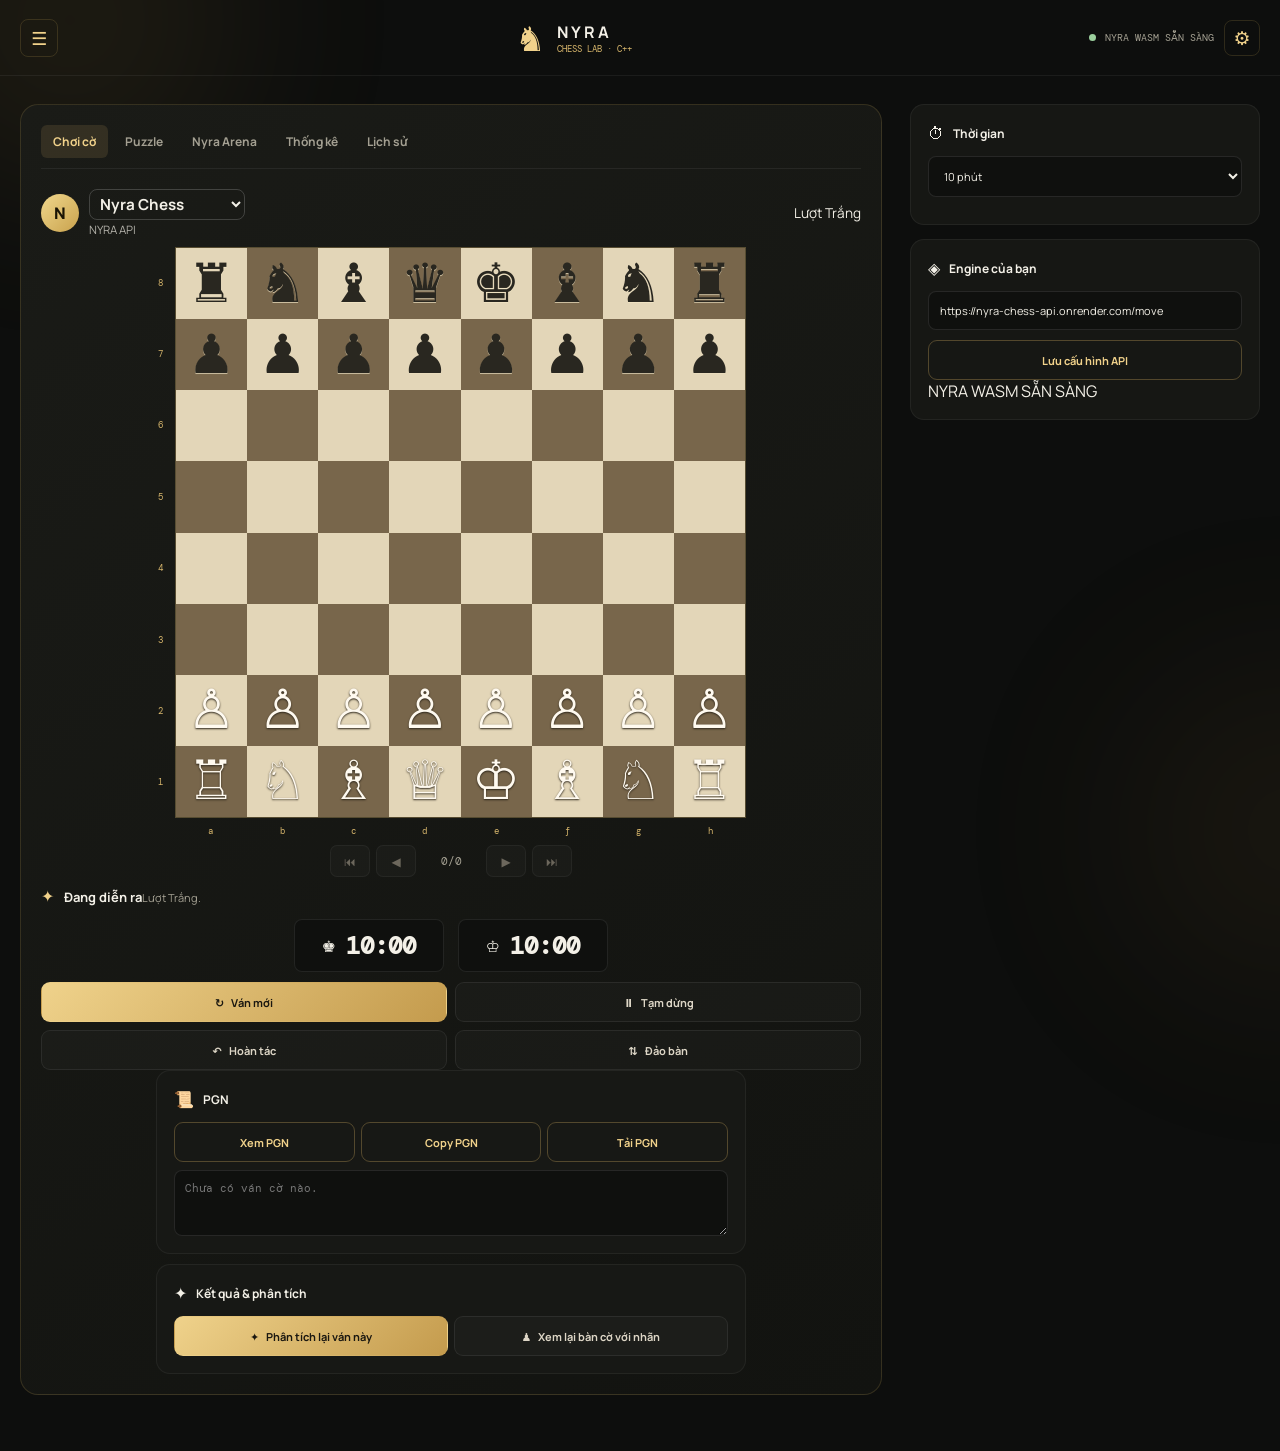
<file: index.html>
<!doctype html>
<html lang="vi">
<head>
  <meta charset="utf-8">
  <meta name="viewport" content="width=device-width, initial-scale=1, viewport-fit=cover">
  <meta name="theme-color" content="#10100f">
  <link rel="manifest" href="manifest.json">
  <link rel="icon" type="image/png" href="icon-192.png">
  <link rel="apple-touch-icon" href="apple-touch-icon.png">
  <meta name="mobile-web-app-capable" content="yes">
  <title>Nyra Chess 1.0</title>
  <link rel="stylesheet" href="style.css?v=217">
</head>
<body>
  <div class="ambient ambient-one"></div>
  <div class="ambient ambient-two"></div>
  <header class="topbar">
    <button class="hamburger" id="hamburgerBtn" aria-label="Menu">☰</button>
    <a class="brand" href="#" aria-label="Nyra Chess trang chủ">
      <span class="brand-mark">♞</span>
      <span><strong>NYRA</strong><small>CHESS LAB · C++</small></span>
    </a>
    <div class="top-right">
      <div class="top-status"><span class="status-dot"></span><span id="connectionLabel">BÀN CỜ SẴN SÀNG</span></div>
      <button class="gear-btn" id="settingsBtn" type="button" aria-label="Cài đặt" title="Cài đặt">⚙</button>
    </div>
  </header>

  <nav class="navdrawer" id="navDrawer">
    <a class="navdrawer-item" data-drawer="play" href="#" id="drawerPlay"><span>♟</span> Chơi cờ</a>
    <a class="navdrawer-item" data-drawer="puzzle" href="#" id="drawerPuzzle"><span>🧩</span> Puzzle</a>
    <a class="navdrawer-item" data-drawer="arena" href="#" id="drawerArena"><span>⚔️</span> Đấu trường AI</a>
    <a class="navdrawer-item" data-drawer="stats" href="#" id="drawerStats"><span>📊</span> Thống kê</a>
    <a class="navdrawer-item" data-drawer="history" href="#" id="drawerHistory"><span>⌁</span> Lịch sử &amp; Phân tích</a>
    <a class="navdrawer-item" data-action="import" href="#" id="drawerImport"><span>📥</span> Nhập PGN</a>
  </nav>

  <div class="drawer-overlay" id="drawerOverlay"></div>
  <div class="move-board-panel" id="moveBoardPanel"></div>

  <main class="layout">
    <section class="game-shell" aria-label="Bàn cờ Nyra">
      <!-- TABS -->
      <div class="tabs">
        <button class="tab-btn active" data-tab="play">Chơi cờ</button>
        <button class="tab-btn" data-tab="puzzle">Puzzle</button>
        <button class="tab-btn" data-tab="arena">Nyra Arena</button>
        <button class="tab-btn" data-tab="stats">Thống kê</button>
        <button class="tab-btn" data-tab="history">Lịch sử</button>
      </div>

      <!-- TAB: PLAY -->
      <div id="tab-play" class="tab-content active">
        <div class="game-head">
          <div class="opponent">
            <div class="avatar">N</div>
            <div><select id="opponentSelect" class="opp-select" aria-label="Chọn đối thủ">
              <option value="nyra">Nyra Chess</option>
              <option value="sf1000">Stockfish ~1000</option>
              <option value="sf1500">Stockfish 1500</option>
              <option value="sf2000">Stockfish 2000</option>
              <option value="sf2500">Stockfish 2500</option>
              <option value="sf2750">Stockfish 2750</option>
              <option value="sf3000">Stockfish 3000</option>
            </select><small id="engineMode">NYRA API</small></div>
          </div>
          <div class="turn-chip"><span class="turn-indicator"></span><span id="turnLabel">Lượt Trắng</span></div>
        </div>

        <div class="board-wrap">
          <div class="rank-labels" aria-hidden="true"><span>8</span><span>7</span><span>6</span><span>5</span><span>4</span><span>3</span><span>2</span><span>1</span></div>
          <div id="board" class="board" role="grid" aria-label="Bàn cờ vua"></div>
          <div class="file-labels" aria-hidden="true"><span>a</span><span>b</span><span>c</span><span>d</span><span>e</span><span>f</span><span>g</span><span>h</span></div>
        </div>

        <div class="board-nav">
          <button id="navStart" class="nav-btn" type="button" title="Về đầu ván" aria-label="Về đầu ván">⏮</button>
          <button id="navPrev" class="nav-btn" type="button" title="Nước trước (←)" aria-label="Nước trước">◀</button>
          <span id="navCounter" class="nav-counter">0/0</span>
          <button id="navNext" class="nav-btn" type="button" title="Nước sau (→)" aria-label="Nước sau">▶</button>
          <button id="navEnd" class="nav-btn" type="button" title="Về nước hiện tại" aria-label="Về nước hiện tại">⏭</button>
        </div>

        <div class="game-status" aria-live="polite">
          <span class="status-icon" id="statusIcon">✦</span>
          <div><strong id="statusTitle">Trận đấu sẵn sàng</strong><small id="statusText">Chọn một quân Trắng để bắt đầu.</small></div>
        </div>

        <div class="clock-panel">
          <div class="clock-container" id="clock-black"><span class="clock-icon">♚</span><span class="clock-time" id="timeBlack">10:00</span></div>
          <div class="clock-container" id="clock-white"><span class="clock-icon">♔</span><span class="clock-time" id="timeWhite">10:00</span></div>
        </div>

        <div class="controls">
          <button id="newGameBtn" class="btn btn-primary"><span>↻</span> Ván mới</button>
          <button id="pauseBtn" class="btn btn-secondary"><span>⏸</span> Tạm dừng</button>
          <button id="undoBtn" class="btn btn-secondary"><span>↶</span> Hoàn tác</button>
          <button id="flipBtn" class="btn btn-secondary"><span>⇅</span> Đảo bàn</button>
        </div>

        <div class="play-side">
          <div class="panel-card game-info card pgn-box" id="pgnBox">
            <div class="panel-title"><span class="gold-symbol">📜</span><h2>PGN</h2></div>
            <div class="pgn-actions">
              <button id="scrollPgnBtn" class="btn btn-outline">Xem PGN</button>
              <button id="copyPgnBtn" class="btn btn-outline">Copy PGN</button>
              <button id="downloadPgnBtn" class="btn btn-outline">Tải PGN</button>
            </div>
            <textarea class="pgn-text" id="pgnText" readonly placeholder="Chưa có ván cờ nào."></textarea>
          </div>
          <div class="panel-card card review-box" id="reviewBox">
            <div class="panel-title"><span class="gold-symbol">✦</span><h2>Kết quả &amp; phân tích</h2></div>
            <div id="reviewResult" class="review-result"></div>
            <div class="review-actions" id="reviewActions">
              <button id="reviewBtn" class="btn btn-primary full-width"><span>✦</span> Phân tích lại ván này</button>
              <button id="boardReviewBtn" class="btn btn-secondary full-width"><span>♟</span> Xem lại bàn cờ với nhãn</button>
            </div>
          </div>
        </div>
      </div>

      <!-- TAB: ARENA -->
      <!-- TAB: PUZZLE -->
      <div id="tab-puzzle" class="tab-content"></div>

      <div id="tab-arena" class="tab-content">
        <div class="ar-top">
          <div class="panel-title"><span class="gold-symbol">⚔️</span><h2>Nyra Arena</h2></div>
          <div class="ar-top-btns">
            <button id="arToggleSetup" class="ar-chip" type="button">▴ Thu gọn</button>
            <button id="arVideoBtn" class="ar-chip" type="button">🎬 Quay video</button>
          </div>
        </div>

        <div id="arSetup" class="ar-setup">
          <div class="ar-sides">
            <div class="ar-side" id="arSideA"></div>
            <div class="ar-side" id="arSideB"></div>
          </div>
          <div class="ar-row">
            <div><label for="arGames">Số ván</label><input id="arGames" type="number" inputmode="numeric" min="1" max="200" value="10"></div>
            <div><label for="arSpeed">Tốc độ xem</label>
              <select id="arSpeed">
                <option value="0">Nhanh nhất</option>
                <option value="500">Vừa</option>
                <option value="1000">Chậm</option>
                <option value="1800">Rất chậm</option>
              </select>
            </div>
            <label class="ar-check"><input id="arAlternate" type="checkbox" checked> Đổi màu mỗi ván</label>
            <label class="ar-check"><input id="arOpenings" type="checkbox" checked> Khai cuộc ngẫu nhiên</label>
          </div>
          <p class="small-note">Elo Stockfish là thang <b>UCI_Elo</b> của chính engine (CCRL 40/4, chuẩn hoá ở 60s+0.6s), nằm trong 1320–3190 — <b>không</b> bằng Elo Chess.com/FIDE. Elo cao cần đủ thời gian nghĩ mới đạt đúng sức. Ô “Nghĩ/nước” để trống = tự động.</p>
        </div>

        <div class="ar-actions">
          <button id="arStart" class="btn btn-primary" type="button">▶ Bắt đầu đấu</button>
          <button id="arStop" class="btn btn-secondary" type="button" disabled>■ Dừng</button>
          <button id="arPgnBtn" class="btn btn-outline" type="button" disabled>⤓ PGN</button>
        </div>

        <div id="arStage" class="ar-stage">
          <div class="ar-player" id="arBarBlack">
            <span class="ar-ptag">B</span>
            <div class="ar-pmain"><strong class="ar-pname"></strong><small class="ar-pbadge"></small></div>
            <span class="ar-pinfo"></span><span class="ar-dot"></span><span class="ar-col">♚</span>
          </div>
          <div class="ar-main">
            <div class="ar-eval" aria-hidden="true"><div id="arEvalFill"></div></div>
            <div id="arBoard" class="ar-board" role="img" aria-label="Bàn cờ Arena"></div>
          </div>
          <div class="ar-player" id="arBarWhite">
            <span class="ar-ptag">A</span>
            <div class="ar-pmain"><strong class="ar-pname"></strong><small class="ar-pbadge"></small></div>
            <span class="ar-pinfo"></span><span class="ar-dot"></span><span class="ar-col">♔</span>
          </div>

          <div class="ar-score">
            <div class="ar-sc-side"><small id="arNameA">A</small><b id="arPtsA">0</b></div>
            <div class="ar-sc-mid"><span id="arGameNo">Sẵn sàng</span><small id="arWdl"></small></div>
            <div class="ar-sc-side right"><small id="arNameB">B</small><b id="arPtsB">0</b></div>
          </div>
          <div class="ar-bar"><div id="arProgress"></div></div>
          <div class="ar-status" id="arStatus" aria-live="polite">Chọn hai bên rồi bấm “Bắt đầu đấu”.</div>
          <div class="ar-estimate" id="arEstimate"></div>
          <div class="ar-moves" id="arMoves"></div>
          <div class="ar-chips" id="arChips"></div>
        </div>

        <div class="ar-float">
          <button id="arFloatStop" type="button" disabled>■ Dừng</button>
          <button id="arFloatExit" type="button">✕ Thoát</button>
        </div>
      </div>

      <!-- TAB: STATS -->
      <div id="tab-stats" class="tab-content">
        <div class="panel-title"><span class="gold-symbol">📊</span><h2>Thống kê của bạn</h2></div>
        <div class="stats-dashboard">
          <div class="stat-box"><span class="stat-label">Tổng số ván</span><span class="stat-value" id="statTotal">0</span></div>
          <div class="stat-box good"><span class="stat-label">Thắng</span><span class="stat-value" id="statWins">0</span></div>
          <div class="stat-box bad"><span class="stat-label">Thua</span><span class="stat-value" id="statLosses">0</span></div>
          <div class="stat-box"><span class="stat-label">Hòa</span><span class="stat-value" id="statDraws">0</span></div>
        </div>
      </div>

      <!-- TAB: HISTORY -->
      <div id="tab-history" class="tab-content">
        <div class="panel-title"><span class="gold-symbol">⌁</span><h2>Lịch sử nước đi</h2></div>
        <div id="moveHistory" class="move-history"></div>
        <button id="reviewBtnHistory" class="btn btn-primary full-width"><span>✦</span> Phân tích ván bằng Nyra</button>
        <button id="boardReviewBtnHistory" class="btn btn-secondary full-width"><span>♟</span> Xem lại bàn cờ với nhãn</button>
        <button id="downloadPgnBtnHistory" class="btn btn-secondary full-width"><span>⤓</span> Tải PGN</button>
        <div id="reviewResultHistory" class="review-result"></div>
      </div>
    </section>

    <aside class="side-panel">
      <section class="panel-card">
        <div class="panel-title"><span class="gold-symbol">⏱</span><h2>Thời gian</h2></div>
        <select id="timeControlSelect" class="time-select">
          <option value="unlimited">Không giới hạn</option>
          <option value="180">3 phút</option>
          <option value="180+2">3 phút + 2s</option>
          <option value="300">5 phút</option>
          <option value="600" selected>10 phút</option>
        </select>
      </section>

      <section class="panel-card">
        <div class="panel-title"><span class="gold-symbol">◈</span><h2>Engine của bạn</h2></div>
        <input id="endpointInput" type="url" placeholder="https://nyra-chess-api.onrender.com/move">
        <button id="saveEndpointBtn" class="btn btn-outline full-width">Lưu cấu hình API</button>
        <div id="apiState" class="api-state"><span class="state-dot"></span><span>Chưa kết nối</span></div>
      </section>
    </aside>
  </main>
  <div class="modal" id="pgnImportPanel" aria-hidden="true">
    <div class="modal-card" role="dialog" aria-modal="true" aria-labelledby="pgnImportTitle">
      <button class="modal-close" id="pgnImportClose" type="button" aria-label="Đóng">✕</button>
      <h3 id="pgnImportTitle">Nhập PGN</h3>
      <p class="small-note">Dán PGN hoặc chọn file .pgn. Ván sẽ được đưa lên bàn cờ để tua lại, phân tích và chơi tiếp.</p>
      <textarea id="pgnImportText" class="pgn-text pgn-import-text" placeholder="1. e4 e5 2. Nf3 Nc6 3. Bb5 ..."></textarea>
      <input id="pgnImportFile" class="file-input" type="file" accept=".pgn,text/plain">
      <div class="modal-actions">
        <button id="pgnImportLoad" class="btn btn-primary" type="button">Tải vào bàn cờ</button>
        <button id="pgnImportCancel" class="btn btn-secondary" type="button">Đóng</button>
      </div>
      <p class="small-note" id="pgnImportMsg"></p>
    </div>
  </div>

  <script type="module" src="app.js?v=233"></script>
</body>
</html>
</file>
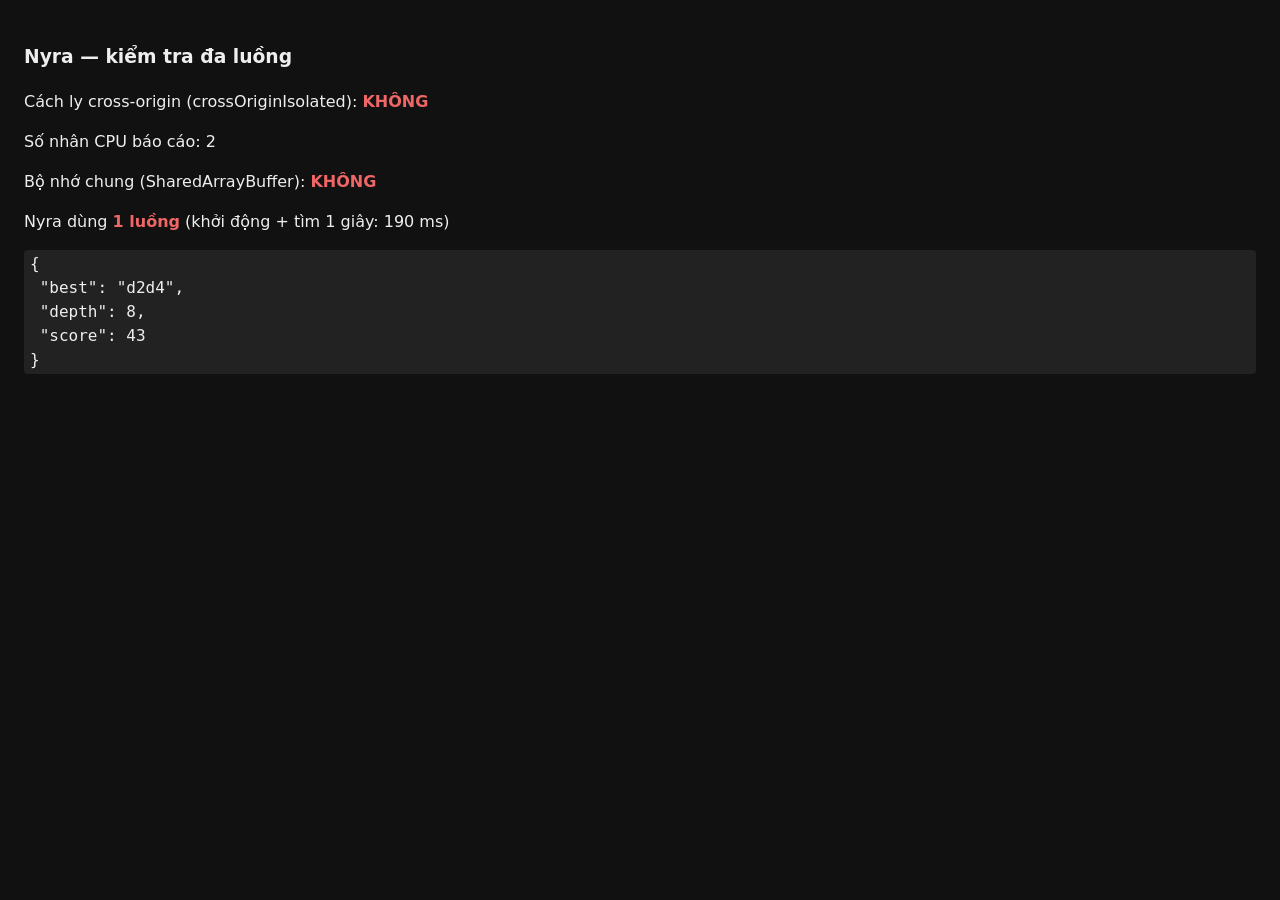
<file: mt-check.html>
<!doctype html>
<html lang="vi"><head><meta charset="utf-8"><meta name="viewport" content="width=device-width,initial-scale=1">
<title>Nyra — kiểm tra đa luồng</title>
<style>body{font:16px/1.5 system-ui,sans-serif;background:#111;color:#eee;padding:16px}code,pre{background:#222;padding:2px 6px;border-radius:4px}b.ok{color:#6c6}b.no{color:#e66}</style></head>
<body>
<h3>Nyra — kiểm tra đa luồng</h3>
<p>Cách ly cross-origin (crossOriginIsolated): <span id="iso"></span></p>
<p>Số nhân CPU báo cáo: <span id="hc"></span></p>
<p>Bộ nhớ chung (SharedArrayBuffer): <span id="sab"></span></p>
<p id="status">Đang chạy thử 1 giây…</p>
<pre id="out"></pre>
<script>
const yn = (v) => v ? '<b class="ok">CÓ</b>' : '<b class="no">KHÔNG</b>';
document.getElementById('iso').innerHTML = yn(self.crossOriginIsolated);
document.getElementById('hc').textContent = navigator.hardwareConcurrency || '?';
document.getElementById('sab').innerHTML = yn(typeof SharedArrayBuffer !== 'undefined');
const w = new Worker('nyra-worker.js?v=4');
const t0 = performance.now();
w.onmessage = (e) => {
  const m = e.data;
  if (m.error) { document.getElementById('status').innerHTML = '<b class="no">Lỗi:</b> ' + m.error; return; }
  document.getElementById('status').innerHTML = 'Nyra dùng <b class="' + (m.threads > 1 ? 'ok' : 'no') + '">' + m.threads + ' luồng</b> (khởi động + tìm 1 giây: ' + Math.round(performance.now() - t0) + ' ms)';
  document.getElementById('out').textContent = JSON.stringify({ best: m.result.best, depth: m.result.depth, score: m.result.score }, null, 1);
};
w.onerror = (e) => { document.getElementById('status').innerHTML = '<b class="no">Worker lỗi:</b> ' + e.message; };
w.postMessage({ id: 1, fen: 'r1bqkbnr/pppp1ppp/2n5/4p3/4P3/5N2/PPPP1PPP/RNBQKB1R w KQkq - 2 3', timeMs: 1000, type: 'analyze' });
</script></body></html>
</file>
<file: style.css>
@import url('fonts/fonts.css');

:root {
  --bg: #0d0e0d; --panel: rgba(24, 25, 22, .94);
  --line: rgba(205,169,91,.18); --gold: #d7b66c; --gold-bright: #f1d28b;
  --text: #f3f0e7; --muted: #a4a092;
  --board-light: #e3d6b8; --board-dark: #78664b;
  --good: #9bcf9d; --danger: #db8d79;
  font-family: Manrope, system-ui, sans-serif;
}
* { box-sizing: border-box; }
body { margin: 0; min-height: 100vh; background: var(--bg); color: var(--text); overflow-x: hidden; }
button, input, select, textarea { font: inherit; }
button { cursor: pointer; }
textarea { resize: vertical; }
.ambient { position: fixed; width: 340px; height: 340px; border-radius: 50%; filter: blur(100px); opacity: .09; z-index: -1; }
.ambient-one { background: #d6a94e; top: -150px; left: -100px; }
.ambient-two { background: #9a702b; right: -180px; bottom: -100px; }

/* topbar + hamburger */
.topbar { position: relative; height: 76px; border-bottom: 1px solid rgba(255,255,255,.06);
  display: flex; align-items: center; justify-content: space-between; padding: 0 20px; }
.hamburger { background: none; border: 1px solid var(--line); color: var(--gold-bright);
  width: 38px; height: 38px; border-radius: 8px; font-size: 18px; display: flex;
  align-items: center; justify-content: center; }
.hamburger:hover { background: #d7b66c22; }
.brand { display: flex; align-items: center; gap: 11px; text-decoration: none; color: var(--text); }
.brand-mark { color: var(--gold-bright); font-size: 34px; }
.brand strong { display: block; font-size: 16px; letter-spacing: .19em; }
.brand small { display: block; color: var(--gold); font: 9px 'DM Mono', monospace; }
.top-status { display: flex; align-items: center; gap: 9px; font: 10px 'DM Mono', monospace; color: var(--muted); }
.status-dot, .state-dot { width: 7px; height: 7px; background: var(--good); border-radius: 50%; }
.status-dot.off, .state-dot.off { background: var(--danger); }
.status-dot.busy, .state-dot.busy { background: var(--gold); }

/* nav drawer overlay */
.navdrawer { position: fixed; top: 76px; left: 0; bottom: 0; width: 240px; background: rgba(16,17,14,.97);
  border-right: 1px solid var(--line); padding: 18px 12px; transform: translateX(-100%);
  transition: transform .22s ease; z-index: 50; }
.navdrawer.open { transform: translateX(0); }
.navdrawer-item { display: block; color: var(--muted); text-decoration: none; padding: 11px 12px;
  border-radius: 8px; font-size: 13px; font-weight: 600; }
.navdrawer-item span { color: var(--gold-bright); margin-right: 9px; }
.navdrawer-item:hover { background: #d7b66c18; color: var(--text); }
.drawer-overlay { position: fixed; inset: 0; background: rgba(0,0,0,.42); opacity: 0; pointer-events: none;
  transition: opacity .22s ease; z-index: 49; }
.drawer-overlay.open { opacity: 1; pointer-events: auto; }

.layout { width: min(1240px, 100% - 36px); margin: 28px auto 56px; display: grid;
  grid-template-columns: 1fr 350px; gap: 28px; }
.intro { grid-column: 1 / -1; }
h1 { margin: 0; font-size: clamp(32px, 5vw, 52px); line-height: 1.1; font-weight: 800; }
h1 span { color: var(--gold-bright); }
.intro-tags { display: flex; gap: 8px; margin-top: 14px; }
.intro-tags span { font-size: 10px; padding: 7px 10px; border: 1px solid var(--line); border-radius: 99px; }
.game-shell { background: linear-gradient(145deg, #1a1b17, #121310); border: 1px solid var(--line);
  border-radius: 18px; padding: 20px; }

.tabs { display: flex; gap: 5px; margin-bottom: 20px; border-bottom: 1px solid #ffffff10; padding-bottom: 10px; overflow-x: auto; }
.tab-btn { background: transparent; border: none; color: var(--muted); font-size: 12px; font-weight: 700;
  padding: 8px 12px; border-radius: 6px; white-space: nowrap; }
.tab-btn.active { color: var(--gold-bright); background: #d7b66c22; }
.tab-content { display: none; }
.tab-content.active { display: block; }

/* board + clocks */
.board-wrap { position: relative; width: 100%; max-width: 590px; margin: 6px auto 4px; padding: 0 0 19px 19px; }
.board { display: grid; grid-template-columns: repeat(8, 1fr); width: 100%; aspect-ratio: 1; border: 1px solid #d7b66c55; }
.square { position: relative; display: flex; align-items: center; justify-content: center; aspect-ratio: 1;
  border: 0; padding: 0; background: transparent; }
.square.light { background: var(--board-light); }
.square.dark { background: var(--board-dark); }
.square.selected { box-shadow: inset 0 0 0 4px #e8bd58; }
.square.last-move::after { content: ""; position: absolute; inset: 0; background: #f5d87542; }
.square.legal::before { content: ""; position: absolute; width: 22%; height: 22%; border-radius: 50%; background: #1a251b78; }
.square.capture::before { content: ""; position: absolute; inset: 4%; border: 4px solid #2b201b66; border-radius: 50%; }
.piece { position: relative; z-index: 2; font-family: "DejaVu Sans", sans-serif;
  font-size: clamp(24px, 5.4vw, 54px); line-height: 1; }
.piece.white { color: #fffaf0; text-shadow: 0 1px 2px #2b2419; }
.piece.black { color: #292720; text-shadow: 0 1px 0 #f5e8c8aa; }

.rank-labels { position: absolute; left: 2px; top: 0; bottom: 19px; display: flex; flex-direction: column;
  justify-content: space-around; font: 9px 'DM Mono'; color: var(--gold); }
.file-labels { position: absolute; bottom: 0; left: 19px; right: 0; display: grid;
  grid-template-columns: repeat(8,1fr); text-align: center; font: 9px 'DM Mono'; color: var(--gold); }

.game-status { display: flex; align-items: center; gap: 10px; padding: 6px 0; }
.status-icon { color: var(--gold-bright); }
.game-status strong { font-size: 13px; }
.game-status small { color: var(--muted); font-size: 11px; }

.panel-card.game-info.card { padding-bottom: 12px; }
.pgn-box { max-width: 590px; margin: 0 auto 10px; }
.pgn-actions { display: flex; flex-wrap: wrap; gap: 6px; margin-bottom: 8px; }
.pgn-actions .btn { flex: 1; min-width: 88px; }
.pgn-text { width: 100%; min-height: 66px; max-height: 150px; background: #0f100e; color: var(--text);
  border: 1px solid #ffffff19; border-radius: 8px; padding: 10px; font: 11px 'DM Mono'; margin: 0; }
.pgn-text:focus { outline: 1px solid var(--gold); }

.review-box { max-width: 590px; margin: 0 auto; padding: 14px 17px 17px; }
.review-actions { display: grid; grid-template-columns: 1fr 1fr; gap: 6px; margin-top: 10px; }
.play-side { display: none; }
body.play-tab .play-side { display: block; }

.clock-panel { display: flex; gap: 14px; justify-content: center; margin: 6px 0 8px; }
.clock-container { display: flex; align-items: center; justify-content: center; gap: 10px;
  background: #0f100e; border: 1px solid #ffffff15; border-radius: 8px; padding: 10px; width: 150px; }
.clock-time { font: 24px 'DM Mono', monospace; font-weight: 700; }
.controls { display: grid; grid-template-columns: 1fr 1fr; gap: 8px; margin-top: 10px; }

.btn { border-radius: 9px; border: 1px solid transparent; min-height: 40px; display: flex;
  align-items: center; justify-content: center; gap: 7px; font-size: 11px; font-weight: 700; }
.btn-primary { background: linear-gradient(135deg, #efd28b, #c49b4d); color: #1a1710; }
.btn-secondary { background: #ffffff06; color: #ddd6c6; border-color: #ffffff12; }
.btn-outline { background: transparent; border-color: #cba85d55; color: var(--gold-bright); }
.full-width { width: 100%; margin-top: 0; }
.small-note { font-size: 10px; color: var(--muted); margin: 10px 0 0; line-height: 1.4; }

/* side panel */
.side-panel { display: flex; flex-direction: column; gap: 14px; }
.panel-card { background: var(--panel); border: 1px solid #ffffff0e; border-radius: 14px; padding: 17px; }
.panel-title { display: flex; align-items: center; gap: 9px; margin-bottom: 12px; }
.panel-title h2 { font-size: 12px; margin: 0; font-weight: 700; }
input, select { width: 100%; background: #0f100e; color: var(--text); border: 1px solid #ffffff19;
  border-radius: 8px; padding: 11px; font-size: 11px; margin-bottom: 10px; }

.move-history { min-height: 96px; max-height: 280px; overflow-y: auto; }
.move-row { display: grid; grid-template-columns: 30px 1fr 1fr; gap: 5px; padding: 7px 5px;
  border-bottom: 1px solid #ffffff08; font: 11px 'DM Mono'; }
.move-row .move-white, .move-row .move-black { text-align: right; }
.move-row .move-black { color: var(--muted); }

.stats-dashboard { display: grid; grid-template-columns: 1fr 1fr; gap: 10px; }
.stat-box { background: #ffffff05; padding: 12px; border-radius: 8px; text-align: center; }
.stat-box.good { border-left: 3px solid var(--good); }
.stat-box.bad { border-left: 3px solid var(--danger); }

/* review render */
.review-result { margin-top: 8px; font-size: 12px; }
.review-result.collapsed { margin-top: 0; }
.rv-acc { display: grid; grid-template-columns: 1fr auto 1fr; gap: 8px; align-items: center;
  text-align: center; margin-bottom: 10px; }
.rv-acc b { display: block; font-size: 22px; color: var(--gold-bright); }
.rv-acc small { color: var(--muted); font-size: 10px; }
.rv-graph { width: 100%; height: 70px; border-radius: 8px; border: 1px solid var(--line);
  margin-bottom: 10px; display: block; }
.rv-head { color: var(--muted); font-size: 10px; }
.rv-row { display: grid; grid-template-columns: 1fr 52px 52px; padding: 6px 2px;
  border-bottom: 1px solid #ffffff0c; align-items: center; }
.rv-row span:nth-child(n+2) { text-align: center; }
.rv-badge { display: inline-flex; align-items: center; justify-content: center; min-width: 22px; height: 20px;
  padding: 0 4px; border-radius: 10px; color: #101010; font: 700 11px 'DM Mono', monospace; margin-right: 4px; }
.rv-list { margin: 6px 0 0; max-height: 260px; overflow-y: auto; }
.rv-move { padding: 5px 2px; border-bottom: 1px solid #ffffff0d; line-height: 1.55; }
.rv-move small { color: var(--muted); display: block; margin-top: 1px; }
.rv-progress { color: var(--gold-bright); margin: 0 0 8px; }
.rv-bar { height: 6px; background: #ffffff14; border-radius: 3px; overflow: hidden; }
.rv-bar div { height: 100%; background: var(--gold); transition: width .2s; }
.rv-empty { color: var(--muted); font-size: 11px; padding: 8px 0; }

/* move-board overlay */
.move-board-panel { position: fixed; inset: 0; background: rgba(8,9,7,.92); display: none;
  z-index: 80; padding: 28px 22px; overflow-y: auto; }
.move-board-panel.open { display: flex; flex-direction: column; }
.move-board-panel .mb-close { position: absolute; top: 18px; right: 22px; background: none; border: 1px solid var(--line);
  color: var(--gold-bright); width: 44px; height: 38px; border-radius: 8px; font-size: 20px; }
.move-board-panel h3 { color: var(--gold-bright); margin: 0 0 8px; font-size: 14px; letter-spacing: .04em; }
.move-board-panel .mb-sub { color: var(--muted); font-size: 11px; margin-bottom: 10px; }
.move-board-wrap { position: relative; width: 100%; max-width: 500px; margin: 0 auto; padding: 0 0 16px 16px; flex: 0 0 auto; }
.move-board { display: grid; grid-template-columns: repeat(8, 1fr); width: 100%; aspect-ratio: 1; border: 1px solid #d7b66c55; }
.move-square { position: relative; display: flex; align-items: center; justify-content: center;
  aspect-ratio: 1; border: 0; padding: 0; background: transparent; }
.move-square.light { background: var(--board-light); }
.move-square.dark { background: var(--board-dark); }
.move-square[data-sq]::after { content: attr(data-sq); position: absolute; font: 8px 'DM Mono'; color: var(--gold-bright); opacity: 0; pointer-events: none; }
.move-piece { position: relative; z-index: 2; font-family: "DejaVu Sans", sans-serif;
  font-size: clamp(22px, 5vw, 46px); line-height: 1; }
.move-piece.white { color: #fffaf0; text-shadow: 0 1px 2px #2b2419; }
.move-piece.black { color: #292720; text-shadow: 0 1px 0 #f5e8c8aa; }
.move-board-rel { position: relative; }
.move-square.last-move { box-shadow: inset 0 0 0 3px #f5d87566; }
.review-arrows { position: absolute; inset: 0; width: 100%; height: 100%; z-index: 4;
  pointer-events: none; filter: drop-shadow(0 1px 2px rgba(0,0,0,.35)); }
.move-label { position: absolute; left: 2px; top: 0; bottom: 16px; display: flex; flex-direction: column;
  justify-content: space-around; font: 9px 'DM Mono'; color: var(--gold); }
.move-file { position: absolute; bottom: 0; left: 16px; right: 0; display: grid;
  grid-template-columns: repeat(8,1fr); text-align: center; font: 9px 'DM Mono'; color: var(--gold); }
.move-history-scroll { position: relative; margin: 0 auto 16px; max-width: 500px; padding: 0 0 0 16px; flex: 0 0 auto; }
.move-grid { display: grid; grid-template-columns: 36px 1fr 1fr; gap: 3px; max-height: 150px; overflow-y: auto; }
.move-grid-head { font: 10px 'DM Mono'; color: var(--muted); text-transform: uppercase; letter-spacing: .06em; padding-bottom: 2px; }
.move-cell { background: none; border: 0; border-radius: 5px; color: var(--text);
  font: 11px 'DM Mono'; padding: 5px 7px; text-align: left; }
.move-cell:hover { background: #d7b66c18; }
.move-num { color: var(--gold); text-align: right; padding: 5px 7px; font: 11px 'DM Mono'; }
.move-cell.move-this { background: #d7b66c2e; color: var(--gold-bright); font-weight: 700; }
.move-cell.move-good { color: #9bcf9d; }
.move-cell.move-bad { color: #e0624f; }

/* tua lại / tua tới */
.board-nav { display: flex; align-items: center; justify-content: center; gap: 6px; margin: 8px auto 2px; }
.nav-btn { background: #ffffff06; border: 1px solid #ffffff14; color: var(--gold-bright);
  min-width: 40px; height: 32px; border-radius: 7px; font-size: 12px; }
.nav-btn:hover:not(:disabled) { background: #d7b66c22; }
.nav-btn:disabled { color: #6c675c; border-color: #ffffff0c; cursor: default; }
.nav-counter { font: 11px 'DM Mono', monospace; color: var(--muted); min-width: 58px; text-align: center; }
.mb-nav { display: flex; align-items: center; justify-content: center; gap: 6px; margin: 0 auto 10px; }

/* nhãn đánh giá trên ô cờ + chú giải */
.move-badge { position: absolute; top: 2px; left: 2px; z-index: 3; display: flex; align-items: center;
  justify-content: center; min-width: 18px; height: 18px; padding: 0 3px; border-radius: 99px;
  font: 700 10px 'DM Mono', monospace; color: #12130f; box-shadow: 0 1px 3px #0006; }
.mb-info { width: 100%; max-width: 500px; margin: 0 auto; padding-left: 16px; box-sizing: border-box; font-size: 11px; color: var(--muted); min-height: 16px; line-height: 1.5; }
.mb-legend { display: flex; flex-wrap: wrap; gap: 5px 12px; max-width: 500px; margin: 0 auto 10px;
  padding: 0 0 0 16px; font-size: 10px; color: var(--muted); }
.mb-legend-item { display: inline-flex; align-items: center; gap: 4px; }
.mb-legend-item i { font-style: normal; width: 15px; height: 15px; border-radius: 50%;
  display: inline-flex; align-items: center; justify-content: center; color: #12130f; font: 700 9px 'DM Mono'; }
.move-dot { display: inline-block; width: 6px; height: 6px; border-radius: 50%; margin-right: 5px; vertical-align: middle; }

/* modal nhập PGN */
.modal { position: fixed; inset: 0; background: rgba(6,7,5,.8); display: none; align-items: center;
  justify-content: center; z-index: 90; padding: 20px; }
.modal.open { display: flex; }
.modal-card { position: relative; width: min(560px, 100%); max-height: 90vh; overflow-y: auto;
  background: linear-gradient(145deg, #1a1b17, #121310); border: 1px solid var(--line);
  border-radius: 16px; padding: 22px; }
.modal-card h3 { margin: 0 0 6px; color: var(--gold-bright); font-size: 15px; }
.modal-close { position: absolute; top: 12px; right: 14px; background: none; border: 1px solid var(--line);
  color: var(--gold-bright); width: 36px; height: 32px; border-radius: 7px; font-size: 16px; }
.modal-actions { display: flex; gap: 8px; margin-top: 10px; }
.modal-actions .btn { flex: 1; }
.pgn-import-text { min-height: 140px; margin-top: 10px; }
.file-input { padding: 8px; font-size: 11px; color: var(--muted); background: #0f100e;
  border: 1px dashed #ffffff20; border-radius: 8px; }

@media (max-width: 850px) {
  .layout { grid-template-columns: 1fr; }
    .navdrawer { width: 220px; }
  .play-side { display: block; }
  body.play-tab .play-side { display: none; }
}

/* ===== Nyra Arena ===== */
.ar-top { display: flex; align-items: center; justify-content: space-between; gap: 8px; margin-bottom: 8px; }
.ar-top .panel-title { margin: 0; }
.ar-top-btns { display: flex; gap: 6px; }
.ar-chip { background: #ffffff08; border: 1px solid #ffffff14; color: var(--gold-bright); border-radius: 99px;
  font-size: 11px; font-weight: 700; padding: 6px 11px; white-space: nowrap; }
.ar-setup { margin-bottom: 8px; }
.ar-setup.collapsed { display: none; }
.ar-sides { display: grid; grid-template-columns: 1fr 1fr; gap: 8px; }
.ar-side { background: #0f100e; border: 1px solid #ffffff10; border-radius: 10px; padding: 9px; min-width: 0; }
.ar-side h3 { margin: 0 0 6px; font-size: 11px; color: var(--gold-bright); letter-spacing: .04em; }
.ar-setup label { display: block; font-size: 10px; color: var(--muted); margin: 0 0 3px; }
.ar-setup input, .ar-setup select { margin: 0; padding: 7px 8px; font-size: 12px; min-width: 0; }
.ar-setup input[type=checkbox] { width: auto; margin: 0 6px 0 0; accent-color: var(--gold); }
.ar-elo { margin-top: 7px; }
.ar-elo-row { display: grid; grid-template-columns: auto 30px 1fr 30px; align-items: center; gap: 5px; }
.ar-elo-row label { margin: 0; }
.ar-step { min-height: 32px; padding: 0; border-radius: 8px; border: 1px solid #ffffff14; background: #ffffff08; color: var(--gold-bright); font-size: 16px; font-weight: 800; }
.ar-elo-row input { text-align: center; font: 600 13px 'DM Mono', monospace; }
.ar-range { padding: 0 !important; margin-top: 6px !important; border: 0 !important; background: transparent !important; accent-color: var(--gold); height: 22px; }
.ar-setup .dim { opacity: .45; }
.ar-presets { display: flex; flex-wrap: wrap; gap: 4px; margin-top: 4px; }
.ar-preset { background: #ffffff06; border: 1px solid #ffffff12; color: var(--muted); border-radius: 6px; font: 600 10px 'DM Mono', monospace; padding: 4px 6px; }
.ar-preset.on { color: #1a1710; background: var(--gold); border-color: var(--gold); }
.ar-ms-row { margin-top: 7px; }
.ar-row { display: grid; grid-template-columns: 1fr 1fr; gap: 8px; margin-top: 8px; align-items: end; }
.ar-check { display: flex !important; align-items: center; font-size: 11px !important; color: var(--text) !important; margin: 0 !important; }
.ar-actions { display: grid; grid-template-columns: 2fr 1fr 1fr; gap: 6px; margin: 8px 0; }

.ar-stage { max-width: 560px; margin: 0 auto; }
.ar-player { display: flex; align-items: center; gap: 9px; padding: 6px 9px; background: #0f100e; border: 1px solid #ffffff10;
  border-radius: 9px; margin: 4px 0; min-height: 40px; }
.ar-ptag { width: 20px; height: 20px; border-radius: 5px; background: var(--gold); color: #1a1710; font: 800 11px 'DM Mono', monospace;
  display: flex; align-items: center; justify-content: center; flex: none; }
.ar-pmain { flex: 1; min-width: 0; line-height: 1.2; }
.ar-pmain strong { display: block; font-size: 13px; white-space: nowrap; overflow: hidden; text-overflow: ellipsis; }
.ar-pmain small { color: var(--muted); font: 10px 'DM Mono', monospace; }
.ar-pinfo { font: 600 11px 'DM Mono', monospace; color: var(--gold-bright); white-space: nowrap; }
.ar-col { font-size: 20px; color: var(--muted); line-height: 1; }
.ar-dot { width: 8px; height: 8px; border-radius: 50%; background: transparent; flex: none; }
.ar-player.thinking { border-color: var(--gold); box-shadow: 0 0 0 1px #d7b66c44; }
.ar-player.thinking .ar-dot { background: var(--gold); animation: arPulse 1s ease-in-out infinite; }
@keyframes arPulse { 50% { opacity: .25; } }
.ar-main { display: flex; gap: 5px; align-items: stretch; }
.ar-eval { width: 9px; flex: none; background: #1d1c18; border: 1px solid #ffffff14; border-radius: 4px; position: relative; overflow: hidden; }
.ar-eval div { position: absolute; left: 0; right: 0; bottom: 0; height: 50%; background: #f3f0e7; transition: height .35s ease; }
.ar-board { flex: 1; min-width: 0; display: grid; grid-template-columns: repeat(8, 1fr); aspect-ratio: 1;
  border: 1px solid #d7b66c55; container-type: inline-size; }
.ar-board .piece { font-size: clamp(22px, 9vw, 48px); font-size: 10.5cqw; }
.ar-coord { position: absolute; font: 700 9px 'DM Mono', monospace; font-style: normal; pointer-events: none; z-index: 3; opacity: .75; }
.ar-rank { top: 2px; left: 3px; } .ar-file { bottom: 1px; right: 3px; }
.square.light .ar-coord { color: var(--board-dark); } .square.dark .ar-coord { color: var(--board-light); }

.ar-score { display: grid; grid-template-columns: 1fr auto 1fr; align-items: center; gap: 8px; margin-top: 8px; }
.ar-sc-side small { display: block; color: var(--muted); font-size: 10px; white-space: nowrap; overflow: hidden; text-overflow: ellipsis; }
.ar-sc-side b { font: 700 26px 'DM Mono', monospace; color: var(--gold-bright); }
.ar-sc-side.right { text-align: right; }
.ar-sc-mid { text-align: center; font-size: 12px; font-weight: 700; }
.ar-sc-mid small { display: block; color: var(--muted); font: 10px 'DM Mono', monospace; font-weight: 400; }
.ar-bar { height: 4px; background: #ffffff10; border-radius: 4px; margin: 5px 0; overflow: hidden; }
.ar-bar div { height: 100%; width: 0; background: var(--gold); transition: width .3s; }
.ar-status { font-size: 11px; color: var(--muted); min-height: 16px; }
.ar-estimate { font-size: 12px; line-height: 1.5; margin-top: 4px; }
.ar-estimate small { color: var(--muted); font-size: 10px; }
.ar-warn { color: #e6c34a !important; }
.ar-moves { display: flex; gap: 10px; overflow-x: auto; white-space: nowrap; font: 11px 'DM Mono', monospace; padding: 7px 0 3px; scrollbar-width: none; }
.ar-moves::-webkit-scrollbar { display: none; }
.ar-mv i { color: var(--muted); font-style: normal; }
.ar-chips { display: flex; flex-wrap: wrap; gap: 4px; margin-top: 4px; }
.ar-chip-res { width: 22px; height: 22px; border-radius: 6px; font: 700 10px 'DM Mono', monospace; display: flex; align-items: center; justify-content: center; color: #101010; }
.ar-chip-res.win { background: var(--good); } .ar-chip-res.loss { background: var(--danger); } .ar-chip-res.draw { background: #8c897d; }
.ar-float { display: none; }

/* chế độ quay video: chỉ còn bàn cờ + tỉ số */
body.ar-video .topbar, body.ar-video .tabs, body.ar-video .side-panel, body.ar-video .ambient,
body.ar-video .ar-top, body.ar-video .ar-setup, body.ar-video .ar-actions, body.ar-video .ar-chips, body.ar-video .navdrawer { display: none !important; }
body.ar-video .layout { display: block; margin: 0 auto; width: 100%; }
body.ar-video .game-shell { border: 0; border-radius: 0; background: #0d0e0d; padding: 8px; min-height: 100vh; }
body.ar-video .ar-stage { max-width: min(560px, 100vw - 16px, 100vh - 230px); }
body.ar-video .ar-float { display: flex; position: fixed; bottom: calc(env(safe-area-inset-bottom, 0px) + 8px); left: 50%; transform: translateX(-50%); gap: 6px; z-index: 50; opacity: .3; }
body.ar-video .ar-float:hover, body.ar-video .ar-float:focus-within { opacity: 1; }
.ar-float button { background: #000a; color: #fff; border: 1px solid #ffffff30; border-radius: 99px; font-size: 11px; padding: 5px 10px; }
.ar-float button:disabled { display: none; }
@media (max-width: 560px) {
  .game-shell { padding: 14px; }
  .ar-sides { grid-template-columns: 1fr 1fr; gap: 6px; }
  .ar-side { padding: 7px; }
  .ar-elo-row { grid-template-columns: 28px 1fr 28px; } .ar-elo-row label { display: none; }
}
.layout > *, .game-shell, .ar-stage, .ar-setup, .ar-side { min-width: 0; }

.opp-select{display:block;max-width:100%;background:transparent;color:inherit;border:1px solid rgba(255,255,255,.18);border-radius:8px;padding:3px 6px;font:inherit;font-weight:700;margin-bottom:2px}
.opp-select option{color:#111}
.game-head{display:flex;align-items:center;justify-content:space-between;gap:10px;margin-bottom:10px}
.opponent{display:flex;align-items:center;gap:10px;min-width:0}
.opponent .avatar{flex:none;width:38px;height:38px;border-radius:50%;display:grid;place-items:center;font-weight:800;background:linear-gradient(135deg,#f0d78c,#c9a24d);color:#1a1405}
.opponent small{display:block;opacity:.7;font-size:.72rem}
.turn-chip{flex:none;display:flex;align-items:center;gap:6px;font-size:.85rem;white-space:nowrap}
.opp-select{width:auto;max-width:190px;font-size:.95rem}

/* ===== bánh răng cài đặt ===== */
.top-right { display: flex; align-items: center; gap: 10px; }
.gear-btn { background: none; border: 1px solid var(--line); color: var(--gold-bright); width: 36px; height: 36px;
  border-radius: 8px; font-size: 19px; display: flex; align-items: center; justify-content: center; cursor: pointer; flex: none; }
.gear-btn:hover { background: #d7b66c22; }
.st-group { margin-top: 14px; }
.st-label { font: 700 10px 'DM Mono', monospace; letter-spacing: .12em; text-transform: uppercase; color: var(--gold); margin-bottom: 8px; }
.st-row { display: flex; align-items: center; gap: 8px; margin: 8px 0; font-size: 13px; }
.st-select { justify-content: space-between; }
.st-select select, .pz-filters select, .pz-count select { background: #0f100e; color: var(--text); border: 1px solid #ffffff19;
  border-radius: 8px; padding: 8px 10px; font-size: 13px; max-width: 100%; }
#stReset { margin-top: 12px; }

/* ===== tab Puzzle ===== */
.pz { max-width: 590px; margin: 0 auto; }
.pz-stats { display: grid; grid-template-columns: repeat(3, 1fr); gap: 8px; margin-bottom: 10px; }
.pz-stat { background: #0f100e; border: 1px solid #ffffff12; border-radius: 10px; padding: 8px 6px; text-align: center; }
.pz-stat small { display: block; color: var(--muted); font-size: 10px; }
.pz-stat b { font-size: 20px; color: var(--gold-bright); }
.pz-seg { display: flex; gap: 4px; background: #0f100e; border: 1px solid #ffffff12; border-radius: 10px; padding: 3px; margin-bottom: 10px; }
.pz-seg button { flex: 1; background: transparent; border: 0; color: var(--muted); font-size: 12px; font-weight: 700;
  padding: 8px 4px; border-radius: 7px; cursor: pointer; }
.pz-seg button.active { background: #d7b66c26; color: var(--gold-bright); }
.pz-filters { display: grid; grid-template-columns: 1fr 1fr; gap: 8px; margin-bottom: 8px; }
.pz-filters label, .pz-count { display: flex; flex-direction: column; gap: 4px; font-size: 10px; color: var(--muted); min-width: 0; }
.pz-filters select { width: 100%; }
.pz-info { min-height: 46px; margin-bottom: 4px; }
.pz-head { font: 11px 'DM Mono', monospace; color: var(--gold); }
.pz-prompt { display: flex; align-items: center; gap: 8px; font-size: 14px; font-weight: 700; margin-top: 3px; }
.pz-dot { width: 12px; height: 12px; border-radius: 50%; border: 1px solid #0006; flex: none; }
.pz-dot.w { background: #fffaf0; } .pz-dot.b { background: #292720; border-color: #fff6; }
.pz-themes { display: flex; flex-wrap: wrap; gap: 5px; margin-top: 6px; }
.pz-themes span { font-size: 10px; padding: 3px 8px; border: 1px solid var(--line); border-radius: 99px; color: var(--gold-bright); }
.pz-muted { color: var(--muted); font-size: 12px; }
.pz-status { min-height: 22px; margin: 4px 0 8px; font-size: 13px; font-weight: 700; text-align: center; color: var(--text); }
.pz-status.ok { color: var(--good, #8fd16f); } .pz-status.bad { color: #e8776a; }
.pz-actions { display: flex; flex-wrap: wrap; gap: 6px; align-items: end; }
.pz-actions .btn { flex: 1; min-width: 72px; }
.pz-count { flex: 1; min-width: 90px; }
.pz-board .square.pz-wrong::after { content: ""; position: absolute; inset: 0; background: #e0453a8c; }
.pz-board .square.pz-right::after { content: ""; position: absolute; inset: 0; background: #5fc85a7a; }
.pz-board .square.pz-hint { box-shadow: inset 0 0 0 4px #5b9cf5; }
.pz-badge { position: absolute; top: -2px; right: -2px; z-index: 3; min-width: 18px; padding: 1px 4px; border-radius: 99px;
  background: #2fd1c1; color: #06201d; font: 800 11px 'DM Mono', monospace; text-align: center; box-shadow: 0 1px 4px #0008; }
.pz-promo { position: absolute; inset: 0 0 19px 19px; z-index: 6; background: #0b0c0acc; display: flex; align-items: center; justify-content: center; }
.pz-promo[hidden] { display: none; }
.pz-promo-card { background: #1a1b17; border: 1px solid var(--line); border-radius: 12px; padding: 12px 14px; text-align: center; font-size: 12px; }
.pz-promo-row { display: flex; gap: 8px; margin-top: 8px; }
.pz-promo-row button { background: #ffffff0a; border: 1px solid #ffffff1a; border-radius: 8px; width: 48px; height: 48px; cursor: pointer; }
.pz-promo-row .piece { font-size: 32px; }
.pz-extra { margin-top: 10px; }
.pz-score { display: flex; align-items: center; justify-content: space-between; gap: 10px; background: #0f100e;
  border: 1px solid #ffffff12; border-radius: 10px; padding: 10px 14px; }
.pz-score div { text-align: center; } .pz-score small { display: block; color: var(--muted); font-size: 10px; }
.pz-score b { font-size: 22px; color: var(--gold-bright); } .pz-score > span { color: var(--muted); font-size: 11px; text-align: center; }
.pz-vs-res { margin-top: 8px; padding: 10px 12px; border-radius: 10px; font-size: 13px; background: #ffffff08; border: 1px solid #ffffff12; }
.pz-vs-res.ok { border-color: #5fc85a66; } .pz-vs-res.bad { border-color: #e0453a66; }
.pz-log { margin-top: 8px; max-height: 150px; overflow-y: auto; background: #0f100e; border: 1px solid #ffffff12;
  border-radius: 10px; padding: 8px 10px; font: 11px/1.7 'DM Mono', monospace; }
.pz-log .ok { color: #8fd16f; } .pz-log .bad { color: #e8776a; }
.st-check { display: flex; align-items: center; justify-content: flex-start; gap: 12px; cursor: pointer; }
.st-check input { width: 20px; height: 20px; flex: none; margin: 0; accent-color: #d7b66c; }
.st-check span { flex: 1; line-height: 1.35; }

/* đồng hồ chế độ Nyra */
.pz-clock-row { display: grid; grid-template-columns: 1fr 1fr; gap: 8px; margin-bottom: 8px; }
.pz-clock-row > div { background: #0f100e; border: 1px solid #ffffff12; border-radius: 10px; padding: 8px 10px; text-align: center; }
.pz-clock-row small { color: var(--muted); font-size: 10px; display: block; }
.pz-clock { font: 700 30px 'DM Mono', monospace; color: var(--gold-bright); line-height: 1.2; }
.pz-clock.pz-ok { color: #8fd16f; }
.pz-record { text-align: center; font-size: 12px; color: var(--gold-bright); margin: -2px 0 8px; }

/* ===== puzzle hằng ngày + hiệu ứng ===== */
.pz-filters[hidden] { display: none; }
.pz-seg button { font-size: 11.5px; padding: 8px 2px; white-space: nowrap; }
.pz-daily { position: relative; overflow: hidden; background: linear-gradient(160deg, #1b1710, #0f100e 70%); border: 1px solid #d7b66c40;
  border-radius: 14px; padding: 12px 14px; margin-bottom: 10px; }
.pz-dtop { display: flex; align-items: center; gap: 14px; }
.pz-dflame { display: flex; flex-direction: column; align-items: center; min-width: 58px; }
.pz-flame { font-size: 34px; line-height: 1; display: inline-block; transform-origin: 50% 90%;
  filter: drop-shadow(0 0 8px #ff8a3a99); animation: pzFlame 1.5s ease-in-out infinite; }
.pz-flame.cold { filter: grayscale(1) opacity(.5); animation: none; }
@keyframes pzFlame { 0%, 100% { transform: scale(1) rotate(-3deg); } 30% { transform: scale(1.1, 1.14) rotate(3deg); }
  60% { transform: scale(.96, 1.05) rotate(-2deg); } }
.pz-dflame b { font: 800 28px 'DM Mono', monospace; color: var(--gold-bright); line-height: 1.1; display: inline-block; }
.pz-dflame b.pop { animation: pzPop .9s cubic-bezier(.2, 1.6, .4, 1); }
@keyframes pzPop { 0% { transform: scale(1); } 35% { transform: scale(1.7); color: #fff6dd; text-shadow: 0 0 14px #ffb347; } 100% { transform: scale(1); } }
.pz-dtitle { font-weight: 800; font-size: 15px; }
.pz-dsub { font-size: 11.5px; color: var(--muted); margin-top: 2px; font-variant-numeric: tabular-nums; }
.pz-dsub.ok { color: #8fd16f; }
.pz-week { display: grid; grid-template-columns: repeat(7, 1fr); gap: 6px; margin-top: 12px; }
.pz-day { text-align: center; opacity: 0; animation: pzDayIn .4s ease-out forwards; animation-delay: calc(var(--i) * 70ms); }
@keyframes pzDayIn { from { opacity: 0; transform: translateY(8px) scale(.8); } to { opacity: 1; transform: none; } }
.pz-day span { display: flex; align-items: center; justify-content: center; width: 100%; aspect-ratio: 1; max-width: 34px; margin: 0 auto;
  border-radius: 50%; border: 1.5px dashed #ffffff26; font-size: 15px; }
.pz-day small { display: block; margin-top: 3px; font-size: 9.5px; color: var(--muted); }
.pz-day.done span { border: 1.5px solid #d7b66c; background: #d7b66c26; }
.pz-day.today span { border: 2px solid var(--gold-bright); }
.pz-day.today:not(.done) span { animation: pzRing 1.6s ease-in-out infinite; }
@keyframes pzRing { 0%, 100% { box-shadow: 0 0 0 0 #f1d28b66; } 50% { box-shadow: 0 0 0 6px #f1d28b00; } }
.pz-day.today small { color: var(--gold-bright); font-weight: 800; }
.pz-daily.celebrate::after { content: ""; position: absolute; inset: 0; pointer-events: none;
  background: linear-gradient(105deg, transparent 35%, #fff6dd55 50%, transparent 65%); transform: translateX(-120%); animation: pzShine 1.3s ease-out .1s; }
@keyframes pzShine { to { transform: translateX(120%); } }
.pz-daily.is-done { border-color: #8fd16f55; }
.pz-board-wrap.solved .pz-board { animation: pzGlow 2.2s ease-out; }
@keyframes pzGlow { 0% { box-shadow: 0 0 0 0 #f1d28b00; } 25% { box-shadow: 0 0 0 3px #f1d28b, 0 0 32px 6px #f1d28b66; } 100% { box-shadow: 0 0 0 0 #f1d28b00; } }
.fx-confetti { position: absolute; inset: 0; width: 100%; height: 100%; pointer-events: none; z-index: 8; }
@media (prefers-reduced-motion: reduce) { .pz-flame, .pz-day, .pz-dflame b.pop { animation: none !important; opacity: 1; } }
#stVolume { accent-color: #d7b66c; flex: 1; min-width: 0; }

/* ===== giao diện bàn cờ (cài đặt) ===== */
.bt-grid { display: grid; grid-template-columns: repeat(3, 1fr); gap: 8px; margin-bottom: 8px; }
.bt { background: #0f100e; border: 1.5px solid #ffffff1f; border-radius: 10px; padding: 8px 4px 6px; cursor: pointer; color: var(--text); }
.bt small { display: block; margin-top: 5px; font-size: 10.5px; color: var(--muted); }
.bt.active { border-color: var(--gold-bright); box-shadow: 0 0 0 3px #f1d28b22; }
.bt.active small { color: var(--gold-bright); font-weight: 700; }
.bt-board { display: grid; grid-template-columns: 1fr 1fr; width: 46px; height: 46px; margin: 0 auto; border-radius: 6px; overflow: hidden; }
.bt-board i:nth-child(1), .bt-board i:nth-child(4) { background: var(--l); }
.bt-board i:nth-child(2), .bt-board i:nth-child(3) { background: var(--d); }
html[data-coords="off"] :is(.rank-labels, .file-labels, .ar-coord, .move-label, .move-file) { visibility: hidden; }
html[data-hints="off"] .square.legal::before, html[data-hints="off"] .square.capture::before { display: none; }

/* Nyro — linh vật huấn luyện */
.nyro-coach{display:flex;align-items:flex-end;gap:10px;margin:10px 0}
.nyro-img{width:64px;height:auto;flex:none;image-rendering:auto}
.nyro-coach[data-mood="wow"] .nyro-img,.nyro-coach[data-mood="happy"] .nyro-img{animation:nyro-hop .5s ease-out 1}
@keyframes nyro-hop{0%{transform:translateY(0)}40%{transform:translateY(-8px)}100%{transform:translateY(0)}}
.nyro-bubble{position:relative;flex:1;padding:9px 12px;border-radius:12px;background:#2a2a26;border:1px solid #d7b66c55;color:#eee;font-size:.92rem;line-height:1.35}
.nyro-bubble::before{content:"";position:absolute;left:-7px;bottom:14px;width:12px;height:12px;background:#2a2a26;border-left:1px solid #d7b66c55;border-bottom:1px solid #d7b66c55;transform:rotate(45deg)}
@media (prefers-reduced-motion:reduce){.nyro-img{animation:none!important}}
.mb-trybar{display:flex;gap:8px;margin:6px 0}
.mb-trybar .try-btn{flex:1;padding:8px 10px}
.move-square.try-sel{box-shadow:inset 0 0 0 3px #4fd6a0aa}
.move-square.try-target::before{content:"";position:absolute;width:30%;height:30%;border-radius:50%;background:#4fd6a099;z-index:1;pointer-events:none}
.move-square.try-cap{box-shadow:inset 0 0 0 3px #4fd6a0aa}
</file>
